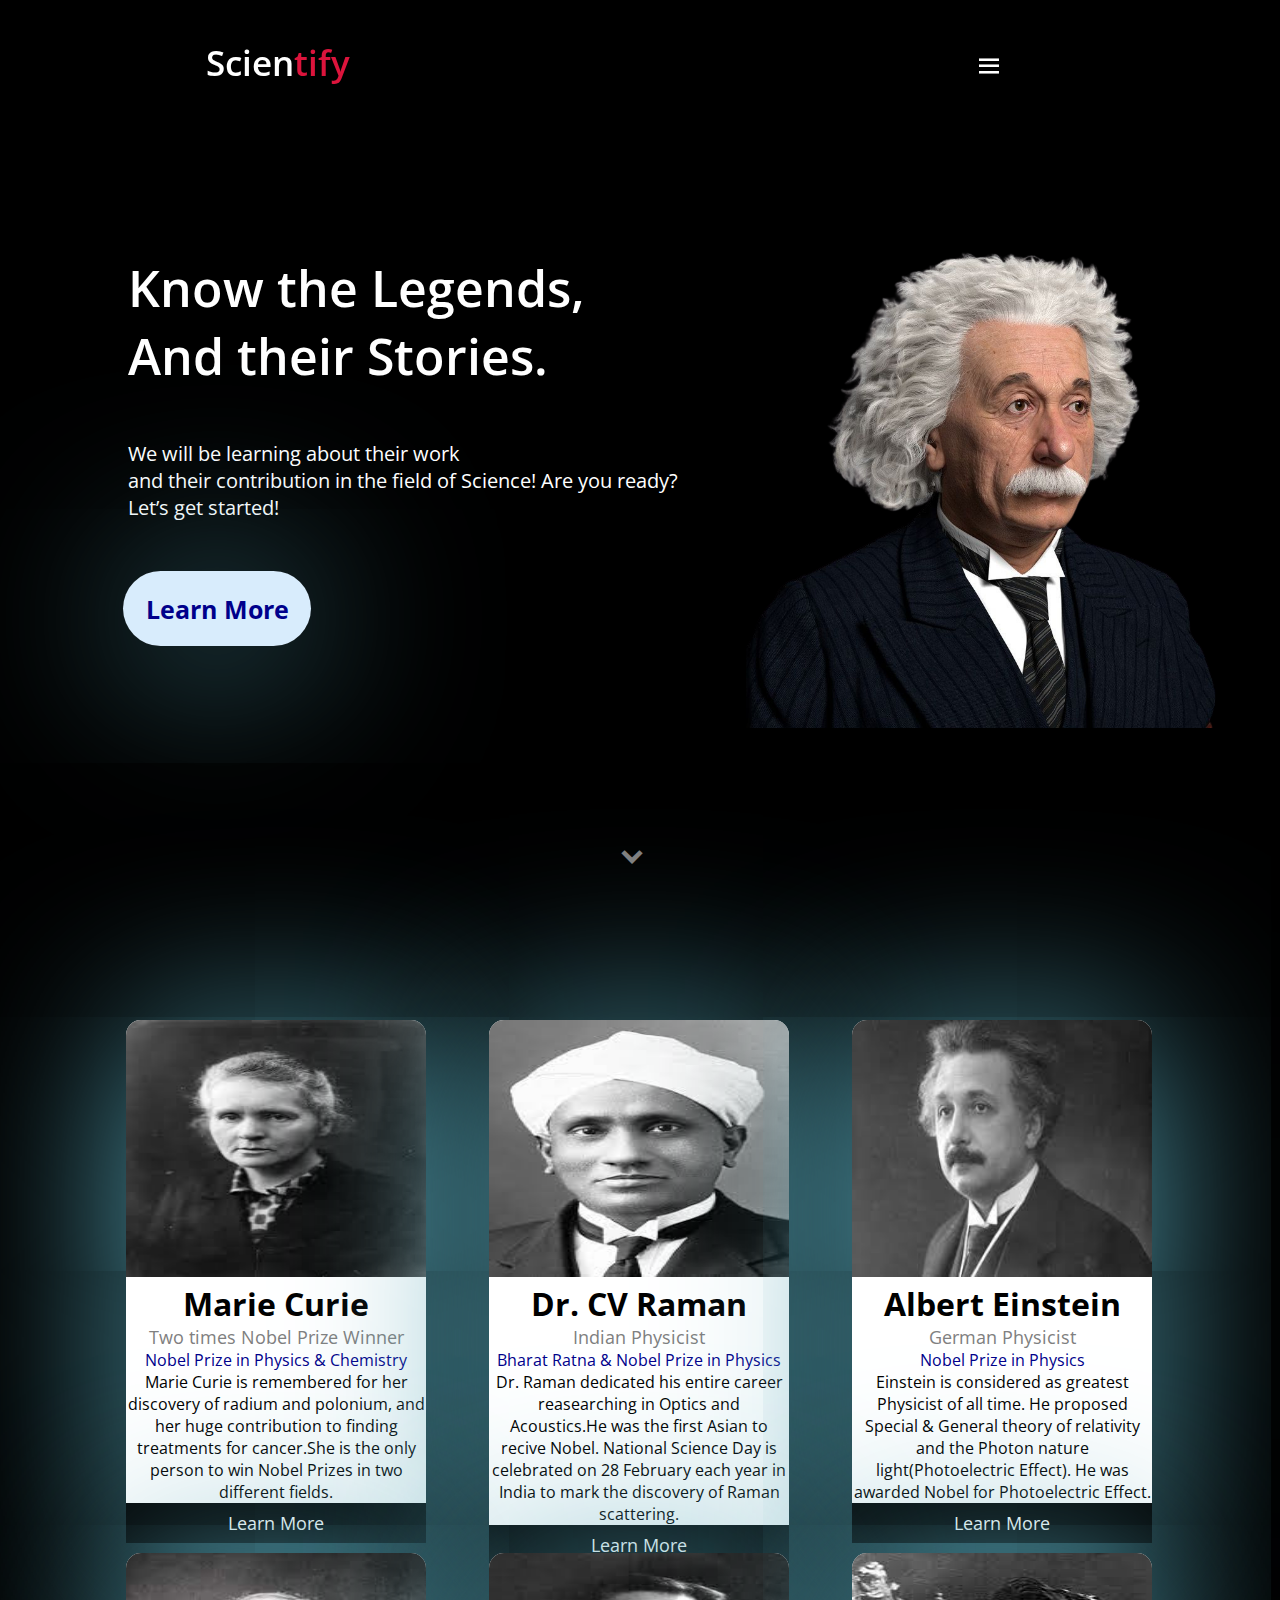
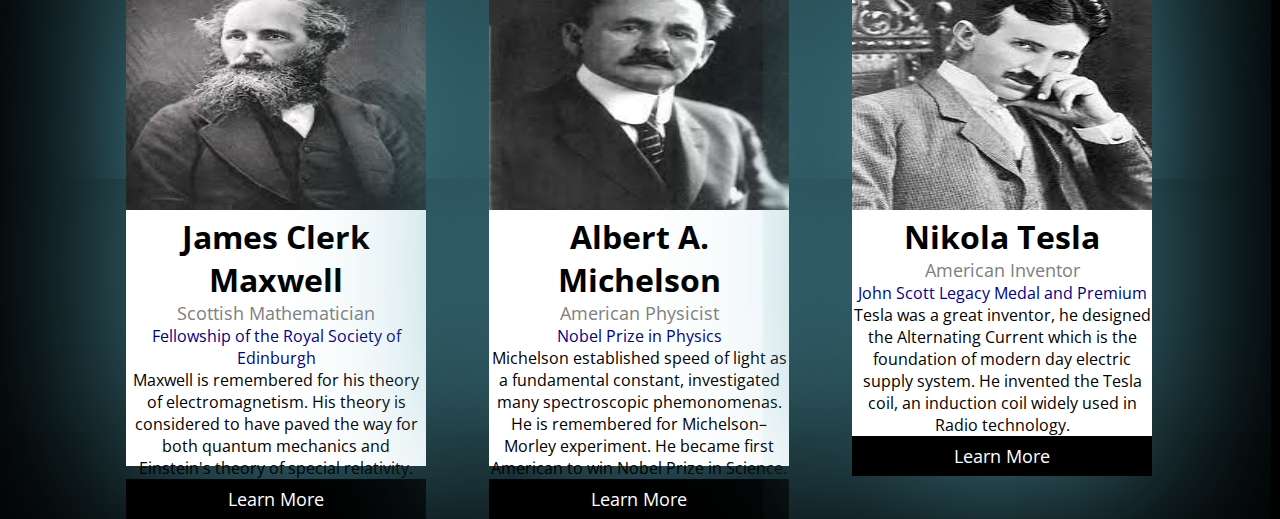
<file: index.html>
<!doctype html>
<html lang="en">
  <head>
    
    <meta charset="utf-8">
    <meta http-equiv="X-UA-Compatible" content="IE=edge">
    <meta name="viewport" content="width=device-width, initial-scale=1.0">
    <meta name="viewport" content="width=device-width, initial-scale=1, shrink-to-fit=no">

    
    
    <link rel="stylesheet" href="style.css">
     <!-- BOX ICONS -->
  <link rel="stylesheet" href="https://cdn.jsdelivr.net/npm/boxicons@latest/css/boxicons.min.css">

 
    

    
    <title>Scientify</title>
  </head>
  <body>
     <!--  Nav Bar-->
     


     <header class="nav-header">
      <nav class="navbar" id="home-navbar">

          <!-- Normal Navbar -->
          <a class="logo" href="#home">Scien<span id="io">tify</span></a>
          <div class="navbar-container">
              <a href="#about" class="navbar-link about-page-link">Home</a>
              <a href="#planets" class="navbar-link">About</a>
              <a href="#games" class="navbar-link game-page-link">Quiz</a>
              <a href="#news" class="navbar-link">Sci News</a>
              <a href="#contact" class="navbar-link">Contact</a>
          </div>

          <!-- Menu Icon -->
          <div class="menu-toggle-icon" id="menu-toggle">
              <i class='bx bx-menu'></i>
          </div>

          <!-- Menu Box for Responsiveness-->
          <div id="menu-container" class="menu-box">
              <a href="#" class="menu-link add-margin-menu about-page-link"><i class='bx bxs-home-circle'></i>Home</a>
              <a href="#" class="menu-link game-page-link"><i class='bx bxs-book-reader' ></i>Quiz</a>
              <a href="#" class="menu-link"><i class='bx bx-news' ></i>Sci News</a>
              <a href="#" class="menu-link"><i class='bx bxs-user-badge' ></i>About</a>
               <a href="#" class="menu-link"><i class='bx bxs-contact' ></i>Contact</a>
          </div>
      </nav>
  </header>


  <main id="main-container">
    <!-- Home Page--> 
    <section id="home" class="home">
        
        <div id="home-main-content" class="main-content">
            <div class="home-text">
                <div id="home-main-text-container">
                    <h1 id="home-main-text" class="main-text">Know the Legends,</h1>
                    <h1 id="home-main-text-2" class="main-text">And their Stories.</h1>
                </div>
                <div id="home-main-quote-container" class="main-quote-container">
                    <p id="home-main-quote" class="main-quote">
                        We will be learning about their work
                    </p>
                    <p id="home-main-quote-2" class="main-quote">
                        and their contribution in the field of Science! Are you ready?
                    </p>
                    <p id="home-main-quote-2" class="main-quote">
                        Let’s get started!
                    </p>
                </div>
                <button id="explore-btn" class="btn">Learn More</button>
            </div>

            <div id="earth-img-container" class="img-container">
                <img id="earth-img" class="planet-img" src="images/Untitled design (3).png" alt="Refresh Page">
            </div>
        </div>

        <div id="home-down-btn" class="down-btn">
            <i class='bx bxs-chevron-down bx-md'></i>
        </div>
    </section>
    <!--content cards-->

    <section id="content-cards">
        <div class="row">
            <div class="column">
              <div class="cards">
                <img class="pic"  src="images/curie.jfif" alt="Marie Curie" style="width:100% ">
                <h1>Marie Curie</h1>
                <p class="title">Two times Nobel Prize Winner</p>
                <p class="subhead">Nobel Prize in Physics & Chemistry</p>
                <p class="card-front-text">Marie Curie is remembered for her discovery of radium and polonium, 
                  and her huge contribution to finding treatments for cancer.She is the only person to win Nobel Prizes in two different fields.</p>
                <p><button class="bt">Learn More</button></p>
              </div>
            </div>

            <div class="column">
              <div class="cards">
                <img class="pic"  src="images/cv raman.jfif" alt="CV Raman" style="width:100% ">
                <h1>Dr. CV Raman</h1>
                <p class="title">Indian Physicist</p>
                <p class="subhead">Bharat Ratna & Nobel Prize in Physics</p>
                <p class="card-front-text">Dr. Raman dedicated his entire career reasearching in Optics and Acoustics.He was the first Asian to recive Nobel. 
                  National Science Day is celebrated on 28 February each year in India to mark the discovery of Raman scattering.
                </p>
                <p><button class="bt">Learn More</button></p>
              </div>
            </div>

            <div class="column">
              <div class="cards">
                <img class="pic"  src="images/einstein3.jfif" alt="Albert Einstein" style="width:100% ">
                <h1>Albert Einstein</h1>
                <p class="title">German Physicist</p>
                <p class="subhead">Nobel Prize in Physics</p>
                <p class="card-front-text">Einstein is considered as greatest Physicist of all time. He proposed Special & General theory of relativity and 
                  the Photon nature light(Photoelectric Effect). He was awarded Nobel for Photoelectric Effect.
                </p>
                <p><button class="bt">Learn More</button></p>
              </div>
            </div>

            <div class="column">
              <div class="cards">
                <img class="pic"  src="images/maxwell.jfif" alt="John" style="width:100% ">
                <h1>James Clerk Maxwell </h1>
                <p class="title">Scottish Mathematician</p>
                <p class="subhead">Fellowship of the Royal Society of Edinburgh</p>
                <p class="card-front-text">Maxwell is remembered for his theory of electromagnetism.
                  His theory is considered to have paved the way for both quantum mechanics and Einstein's theory of special relativity.
                </p>
                <p><button class="bt">Learn More</button></p>
              </div>
            </div>

            <div class="column">
              <div class="cards">
                <img class="pic"  src="images/michelson.jfif" alt="John" style="width:100% ">
                <h1>Albert A. Michelson</h1>
                <p class="title">American Physicist</p>
                <p class="subhead">Nobel Prize in Physics</p>
                <p class="card-front-text">Michelson established speed of light as a fundamental constant, investigated many spectroscopic phemonomenas. He is remembered for  Michelson–Morley experiment.
                  He became first American to win Nobel Prize in Science. 
                </p>
                <p><button class="bt">Learn More</button></p>
              </div>
            </div>

            <div class="column">
              <div class="cards">
                <img class="pic"  src="images/tesla.jfif" alt="John" style="width:100% ">
                <h1>Nikola Tesla</h1>
                <p class="title">American Inventor</p>
                <p class="subhead">John Scott Legacy Medal and Premium</p>
                <p class="card-front-text">Tesla was a great inventor, he designed the Alternating Current which is the foundation of modern day electric supply system.
                  He invented the Tesla coil, an induction coil widely used in Radio technology. 
                </p>
                <p><button class="bt">Learn More</button></p>
              </div>
            </div>

           
        

    

          </div>
       </section>


      
   
    
    <script src="script.js"></script>
    
  
  
  
  </body>
</html>
</file>
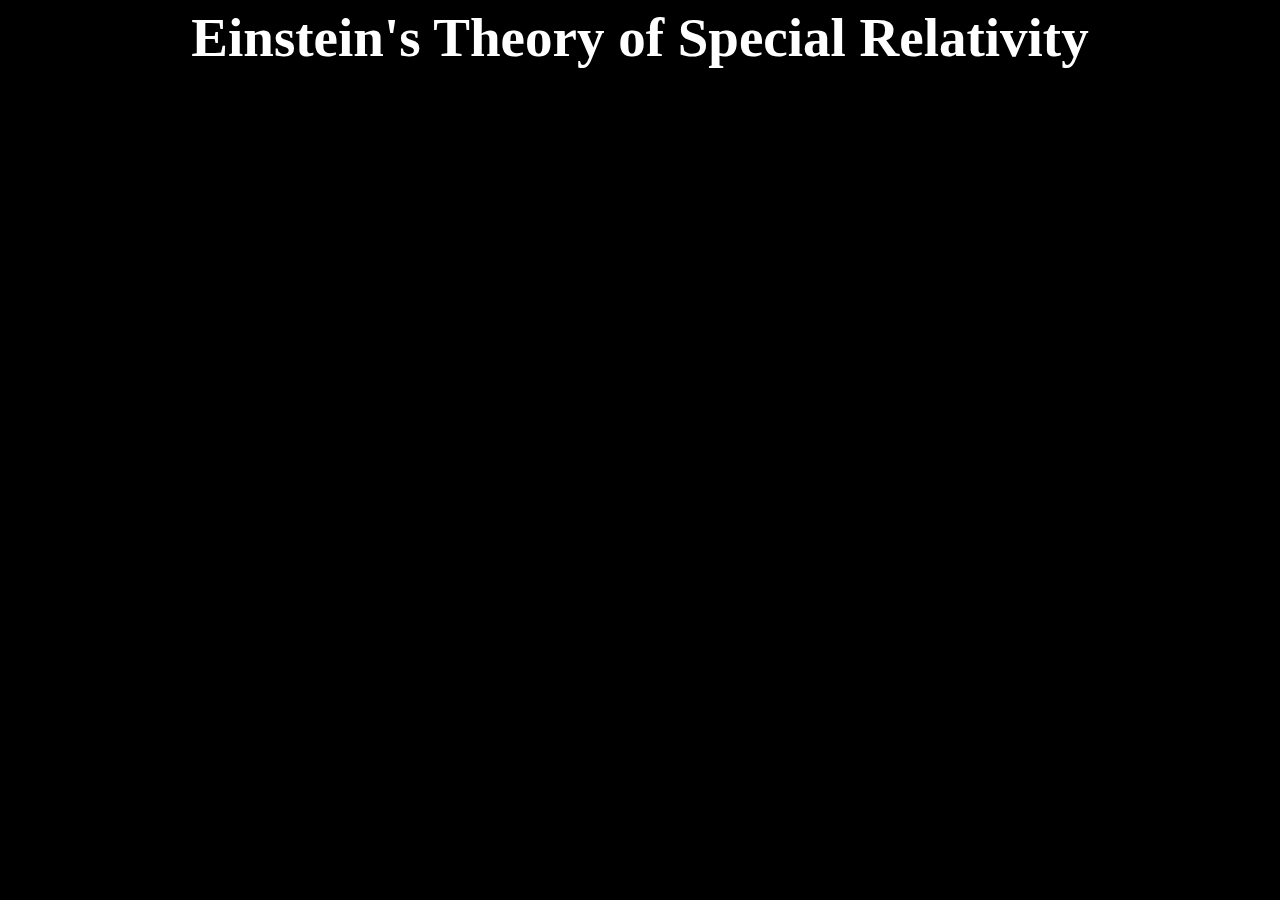
<file: relativity.html>
<!DOCTYPE html>
<html lang="en">
<head>
    <meta charset="UTF-8">
    <meta http-equiv="X-UA-Compatible" content="IE=edge">
    <meta name="viewport" content="width=device-width, initial-scale=1.0">
    <title>Theory of Relativity</title>
    <link rel="stylesheet" href="relativity.css">
</head>
<body>
    <h1 class="head-text">Einstein's Theory of Special Relativity</h1>
</body>
</html>
</file>
<file: style.css>
@import url("https://fonts.googleapis.com/css2?family=Open+Sans:ital,wght@0,300;0,400;0,600;0,700;0,800;1,300;1,400;1,600;1,700;1,800&display=swap");

 /* root setup */
 
 :root {
   /* colors setup */
   --light-cyan:crimson;
   --light-blue: #d8ecfc;
   --dark-blue:darkblue;
   --purple: #a85cec;
   --grey: #98999e;
   --dark: #474747;
 
   /* font setup */
   --text-size: 20px;
   --normal-size: 25px;
   --title-size: 30px;
   --big-size: 50px;
   --extra-big-size: 55px;
   --font-family: "Open Sans", sans-serif;
 
   /* button */
   --round: 50px;
   --normal-radius: 7px;
 }
 
  
 







 * {
    margin: 0 auto;
    padding: 0;
    box-sizing: border-box;
    font-family: var(--font-family);
    list-style: none;
    font-style: normal;
  }
  
  input,
  textarea {
    outline: none;
  }
  
  input[type="text"],
  textarea {
    -webkit-transition: all 0.3s ease-in-out;
    -moz-transition: all 0.3s ease-in-out;
    -ms-transition: all 0.3s ease-in-out;
    -o-transition: all 0.3s ease-in-out;
    outline: none;
  }
  
  input[type="text"]:focus,
  textarea:focus {
    box-shadow: 0 0 5px rgba(81, 203, 238, 1);
    border: 1px solid rgba(81, 203, 238, 1);
  }
  
  textarea {
    cursor: auto;
    resize: none;
  }
  
  html {
    scroll-behavior: smooth;
  }
  
  body {
    background: black;
    overflow-x: hidden;
  }
  
  a  {
    text-decoration: none!important;
     
  }
  
  
  .btn {
    border-radius: var(--round);
    border: none;
  }
  
  /* Scroll Bar */
  ::-webkit-scrollbar {
    width: 9px;
  }
  
  ::-webkit-scrollbar-track {
    background: none;
  }
  
  ::-webkit-scrollbar-thumb {
    background: #888;
    border-radius: 10px;
  }
  
  ::-webkit-scrollbar-thumb:hover {
    background: #555;
  }
  
  /* navbar */
  
  .logo {
    margin-left: 15%;
    margin-right: 5px;
    font-size: var(--title-size);
    font-weight: 600;
    line-height: 41px;
    color: white;
    cursor: pointer;
    
  }
  
  #io {
    color: var(--light-cyan);
  }
  
  .nav-header {
    width: 100%;
    position: fixed;
    z-index: 100;
  }
  
  #home-navbar {
    display: flex;
    justify-content: space-between;
    align-items: center;
    height: 125px;
    margin-left: 20px;
    margin-right: 20px;
  }
  
  .navbar-container {
    margin-top: 5px;
  }
  
  .navbar-link {
    position: relative;
    margin-right: 100px;
    font-size: var(--text-size);
    font-weight: normal;
    line-height: 27px;
    color: white;
    text-decoration: none!important;
   
  }
  
  .navbar-link:after {
    content: "";
    position: absolute;
    display: inline-block;
    width: 100%;
    height: 20px;
    left: 0;
    border-bottom: 3px solid var(--light-cyan);
    margin-top: 10px;
    opacity: 0;
    transition: opacity 0.35s, transform 0.35s;
    transform: scale(0, 1);
    -webkit-transition: opacity 0.35s, -webkit-transform 0.35s;
    -webkit-transform: scale(0, 1);
    
  }
  
  .navbar-link:hover:after {
    
    opacity: 1;
    transform: scale(1);
    -webkit-transform: scale(1);
    
  }
  
  /* menu */
  
  .menu-toggle-icon {
    color: rgba(255, 255, 255, 0.85);
    cursor: pointer;
    font-size: 30px;
  }
  
  .menu-toggle-icon:hover {
    color: white;
  }
  
  .bx,
  .bx-bxs-home-circle,
  .bxs-user-badge,
  .bxs-book-reader,
  .bx-news,
  .bxs-contact {
    color: white;
    position: relative;
    top: 2px;
    right: 8px;
  }
  
  #menu-toggle {
    margin-top: 5px;
    margin-right: 20%;
    order: 3;
  }
  
  #menu-container,
  #menu-toggle {
    display: none;
  }
  
  @media screen and (max-width: 1480px) {
    #menu-toggle {
      display: block;
      transition: 0.4s;
    }
  
    .navbar-container {
      display: none;
      transition: 1s;
    }
  }
  
  .menu-link {
    display: block;
    color: white;
    font-weight: 600;
    line-height: 40px;
    margin-bottom: 20px;
    font-size: var(--text-size);
  }
  
  .menu-link:hover {
    color: var(--light-cyan);
    transition: 0.4s;
    text-decoration: none;
  }
  
  .menu-box {
    position: fixed;
    top: 150px;
    left: 0;
    right: 0;
    width: 40%;
    border-radius: 16px;
    text-align: center;
    padding: 12px;
    background:black;
    transition: 0.4s;
    z-index: 100;
    box-shadow: 0px 10px 186px #56a3b4;
  }
  
  .add-margin-menu {
    margin-top: 20px;
  }



  #home {
    position: relative;
    height: 100vh;
  }
  
  
  
  .main-content {
    color: white;
    position: relative;
    height: 100vh;
    width: 100%;
    display: flex;
    align-items: center;
    justify-content: space-between;
    
  }
  
  .home-text {
    margin-left: 10%;
  }
  
  .main-text {
    font-weight: 600;
    font-size: var(--extra-big-size);
    line-height: 75px;
  }
  
  .main-quote-container {
    margin-top: 50px;
    margin-bottom: 50px;
  }
  
  .main-quote {
    font-size: var(--text-size);
    line-height: 27px;
  }
  
  #explore-btn {
    background-color: var(--light-blue);
    color: var(--dark-blue);
    font-weight: bold;
    font-size: var(--normal-size);
    line-height: 34px;
    box-shadow: 0px 10px 186px #56a3b4;
    width: 188px;
    height: 75px;
    cursor: pointer;
    position: relative;
    right: 5px;
    overflow: hidden;
    background: linear-gradient(to right, #b8dcfa 50%, var(--light-blue) 50%);
    background-size: 200% 100%;
    background-position: right bottom;
  }
  
  #explore-btn:hover {
    background-position: left bottom;
    transition: all 0.25s ease-out;
  }
  
  #earth-img-container {
    position: relative;
    top: 30px;
    
  }
  
  @media screen and (max-width: 1535px), (max-height: 780px) {
    #earth-img {
      width: 500px;
      height: 500px;
    }
  }
  
  @media screen and (max-width: 1335px), (max-height: 700px) {
    :root {
      --text-size: 18px;
      --big-size: 45px;
      --extra-big-size: 45px;
    }
  
    .main-text {
      line-height: normal;
    }
  }
  
  @media screen and (max-width: 1262px), (max-height: 670px) {
    #earth-img {
      width: 400px;
      height: 400px;
    }
  }
  
  @media screen and (max-width: 1150px) {
    :root {
      --text-size: 16px;
      --title-size: 30px;
      --big-size: 45px;
      --extra-big-size: 40px;
    }
  
    .main-text {
      line-height: normal;
    }
  
    .main-quote-container {
      margin-top: 30px;
      margin-bottom: 30px;
    }
  }
  
  @media screen and (max-width: 1070px) {
    #earth-img-container {
      
      
    }
    #earth-img {
      width: 300px;
      height: 300px;
    }
   
  }
  
    :root {
      --text-size: 20px;
      --title-size: 35px;
      --big-size: 45px;
      --extra-big-size: 50px;
    }
  }
  
  @media screen and (max-height: 645px) {
    :root {
      --text-size: 15px;
      --title-size: 20px;
      --big-size: 35px;
      --extra-big-size: 35px;
    }
  
    .main-text {
      line-height: normal;
    }
  
    .main-quote-container {
      margin-top: 30px;
      margin-bottom: 30px;
    }
  }
  
  @media screen and (max-width: 637px) {
    :root {
      --text-size: 13px;
      --title-size: 22px;
      --big-size: 35px;
      --extra-big-size: 35px;
    }
  
    .main-text {
      line-height: normal;
    }
  
    .main-quote-container {
      margin-top: 30px;
      margin-bottom: 30px;
    }
  }
  
  @media screen and (max-width: 515px) {
    :root {
      --text-size: 11px;
      --title-size: 20px;
      --big-size: 35px;
      --extra-big-size: 35px;
    }
  
    #explore-btn {
      width: 168px;
      height: 65px;
    }
  }
  
  @media screen and (max-height: 510px) {
    :root {
      --text-size: 15px;
      --title-size: 20px;
      --big-size: 35px;
      --extra-big-size: 35px;
    }
  
    #explore-btn {
      width: 168px;
      height: 65px;
    }
  }
  
  .bx-chevron-down {
    color: white;
  }
  
  @keyframes downBtnMove {
    0% {
      bottom: 25px;
    }
  
    50% {
      bottom: 40px;
      opacity: 1;
    }
  }
  
  @-moz-keyframes downBtnMove {
    0% {
      bottom: 25px;
    }
  
    50% {
      bottom: 40px;
      opacity: 1;
    }
  }
  
  @-webkit-keyframes downBtnMove {
    0% {
      bottom: 25px;
    }
  
    50% {
      bottom: 40px;
      opacity: 1;
    }
  }
  
  @-ms-keyframes downBtnMove {
    0% {
      bottom: 25px;
    }
  
    50% {
      bottom: 40px;
      opacity: 1;
    }
  }
  
  .down-btn {
    position: absolute;
    bottom: 25px;
    left: 50%;
    transform: translate(-50%, 0);
    animation: downBtnMove 1.5s infinite;
    -webkit-animation: downBtnMove 1.5s infinite;
    -moz-animation: downBtnMove 1.5s infinite;
    -ms-animation: downBtnMove 1.5s infinite;
    -o-animation: downBtnMove 1.5s infinite;
    opacity: 0.5;
    cursor: pointer;
  }


 /*cards*/
 #content-cards{
  position: relative;
  height: 100vh;
  margin: 100px;
}

.column {
  float: left;
  width: 33.3%;
  padding: 0 10px;
  border-radius: 15px 15px 0px 0px;
  margin-top: 20px;
  
}

.row {margin: 0 -5px;}
.row:after {
  content: "";
  display: table;
  clear: both;
}

@media screen and (max-width: 600px) {
  .column {
    width: 100%;
    display: block;
    margin-bottom: 20px;
  }
}



.cards {
  box-shadow: 0px 10px 186px #56a3b4;
  border-radius: 15px 15px 0px 0px;
  max-width: 300px;
  margin: auto;
  text-align: center;
  height: 513px;
  background-color: white;
}

.title {
  color: grey;
  font-size: 18px;
}

.bt {
  border: none;
  outline: 0;
  display: inline-block;
  padding: 8px;
  color: white;
  background-color:black;
  text-align: center;
  cursor: pointer;
  width: 100%;
  font-size: 18px;
  
}



.bt:hover, a:hover {
  opacity: 0.7;
}


.pic{
  height: 50%;
  border-radius: 15px 15px 0px 0px;
}

.card-front-text{
  
}
.subhead{
  color:darkblue;
}
</file>
<file: relativity.css>
:root{
    --extra-big-size: 55px;
}



* {
    margin: 0 auto;
    padding: 0;
    box-sizing: border-box;
    font-family: var(--font-family);
    list-style: none;
    font-style: normal;
  }
  body{
      background-color: black;
      color: white;
  }

  .head-text{
    font-weight: 600;
    font-size: var(--extra-big-size);
    line-height: 75px;
    text-align: center;
  }
</file>
